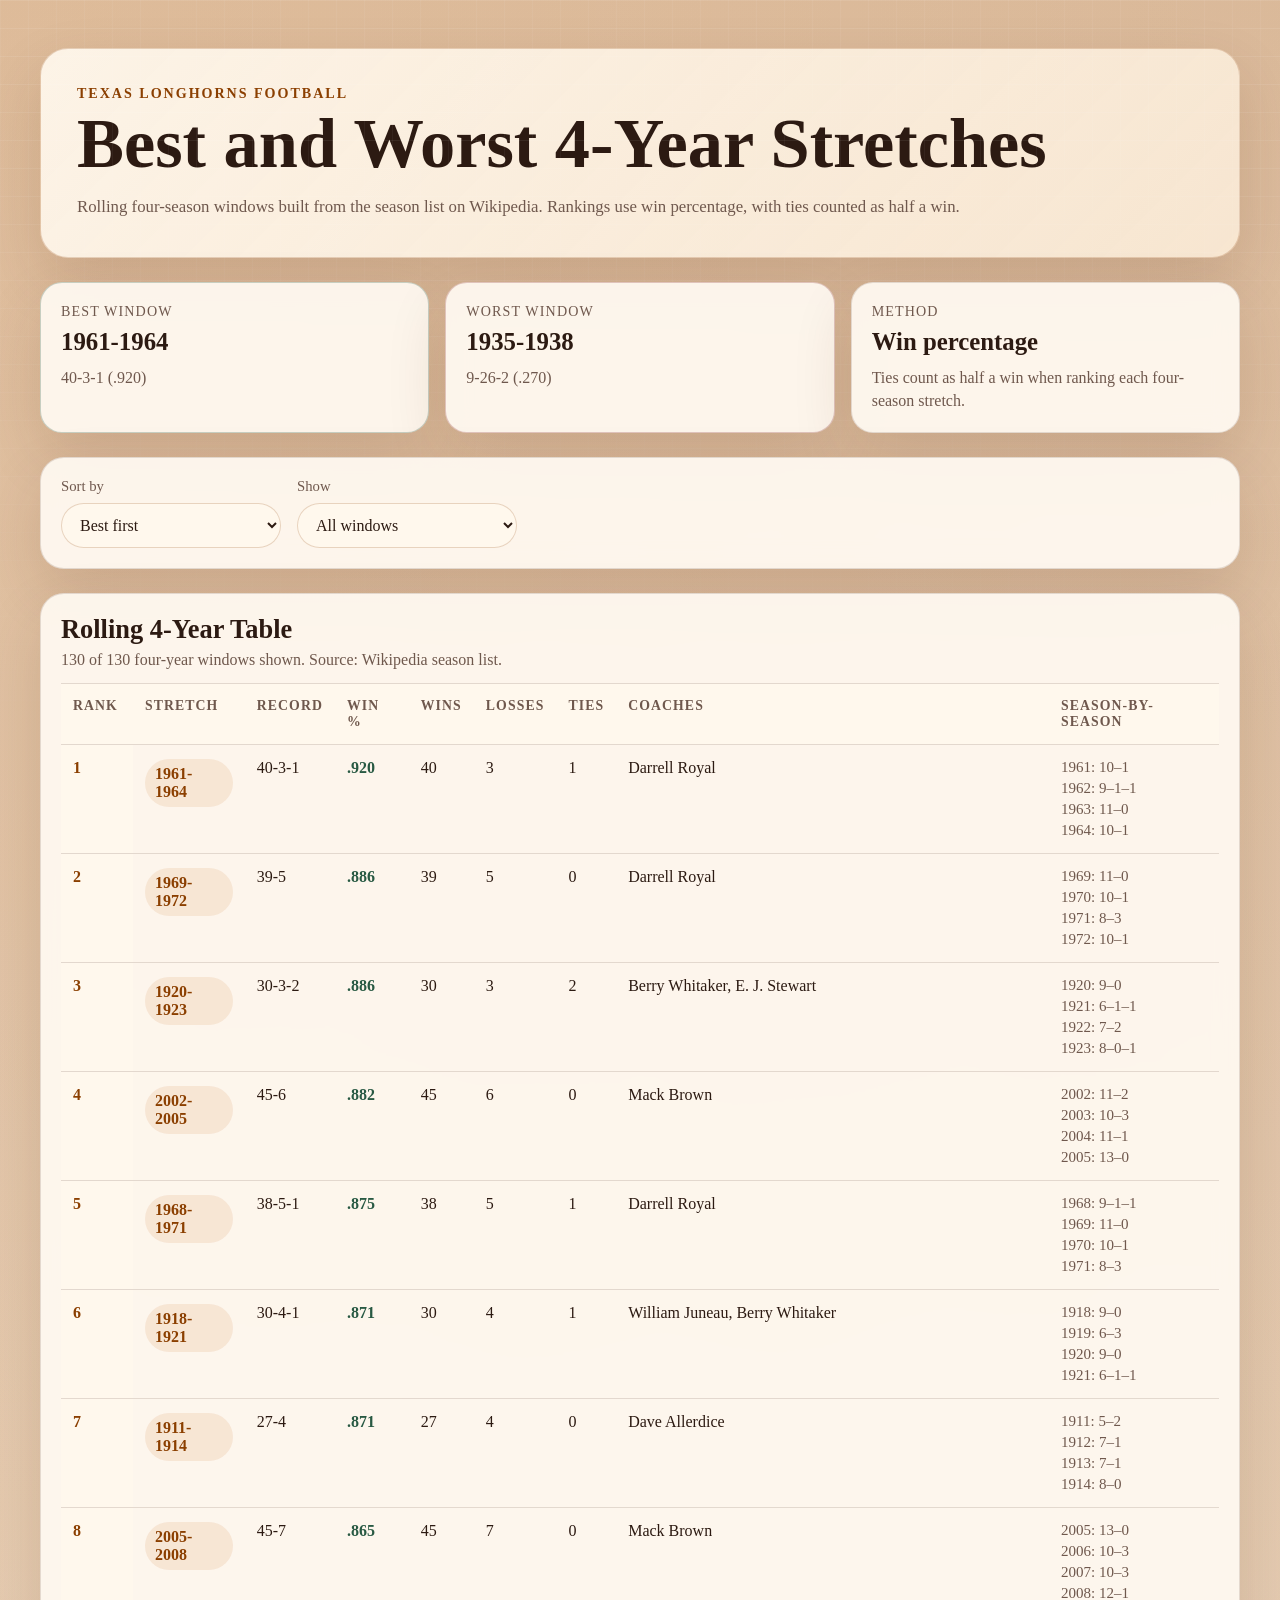
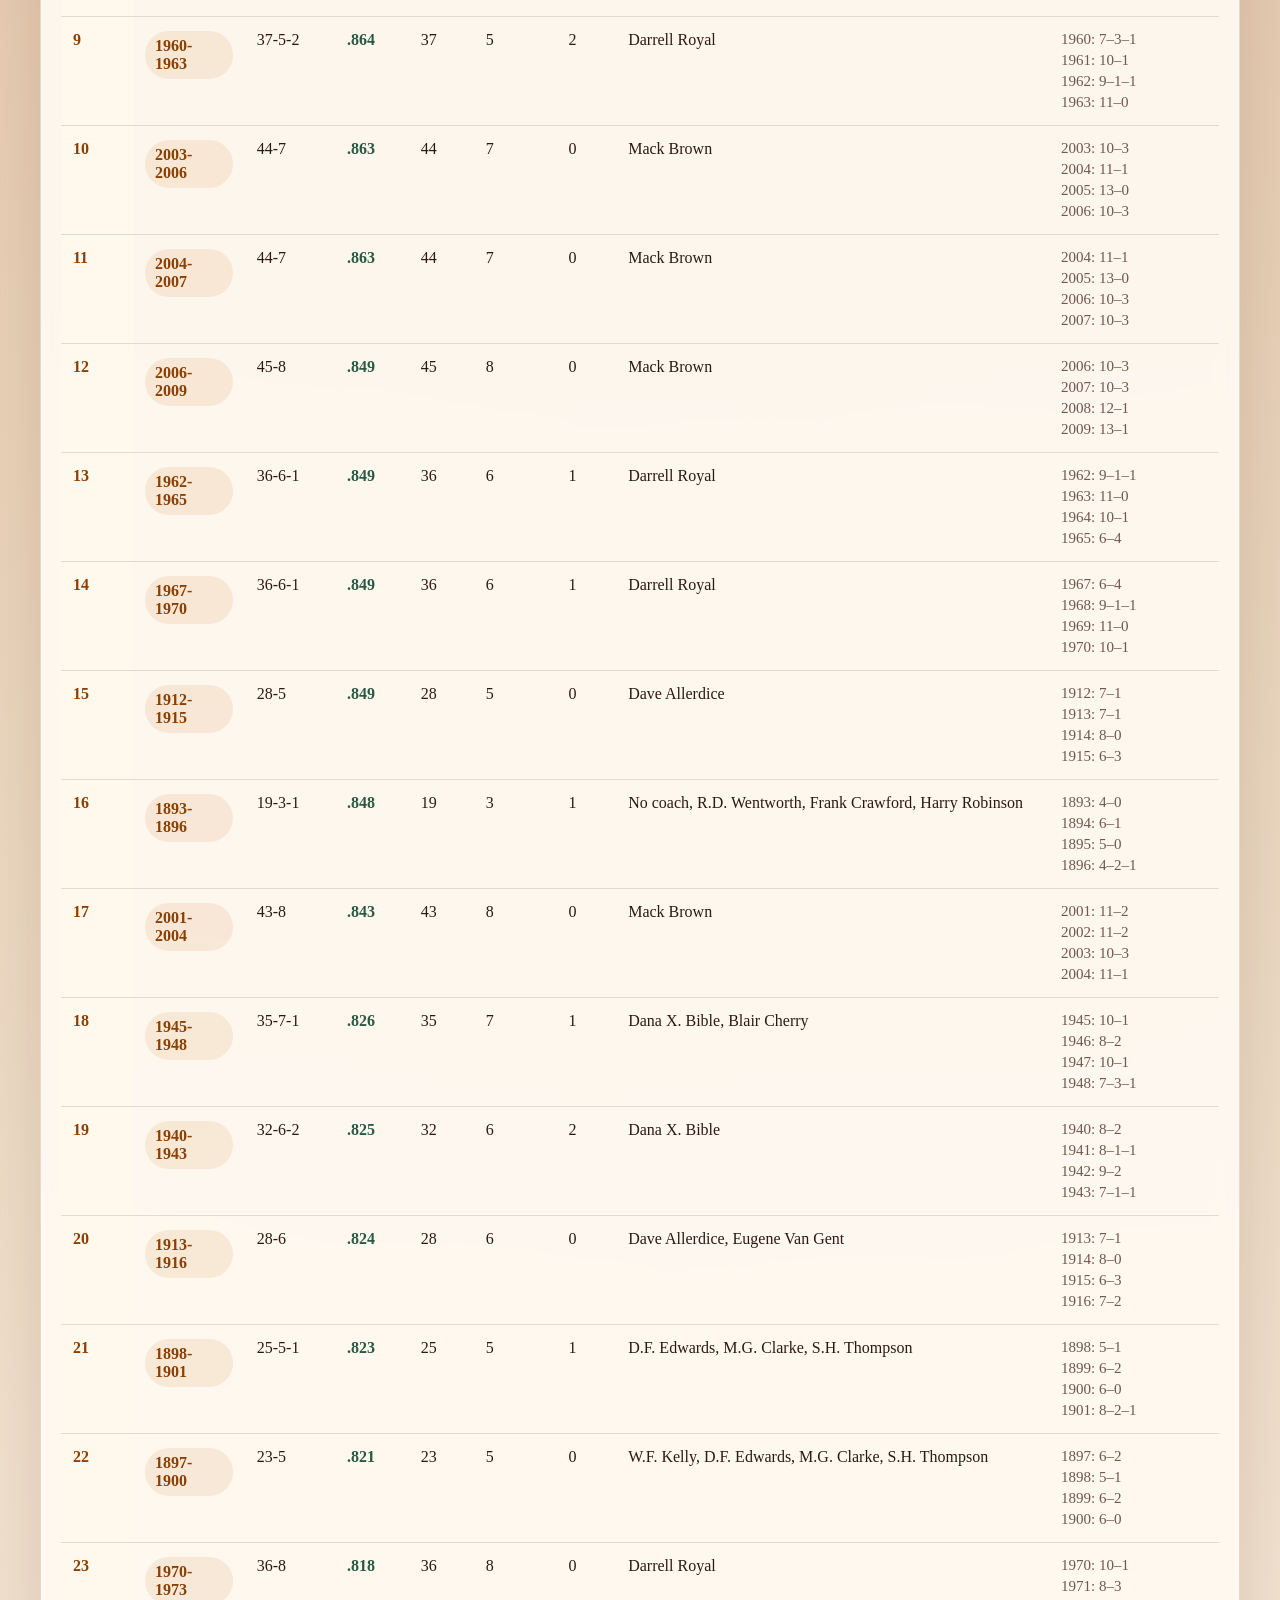
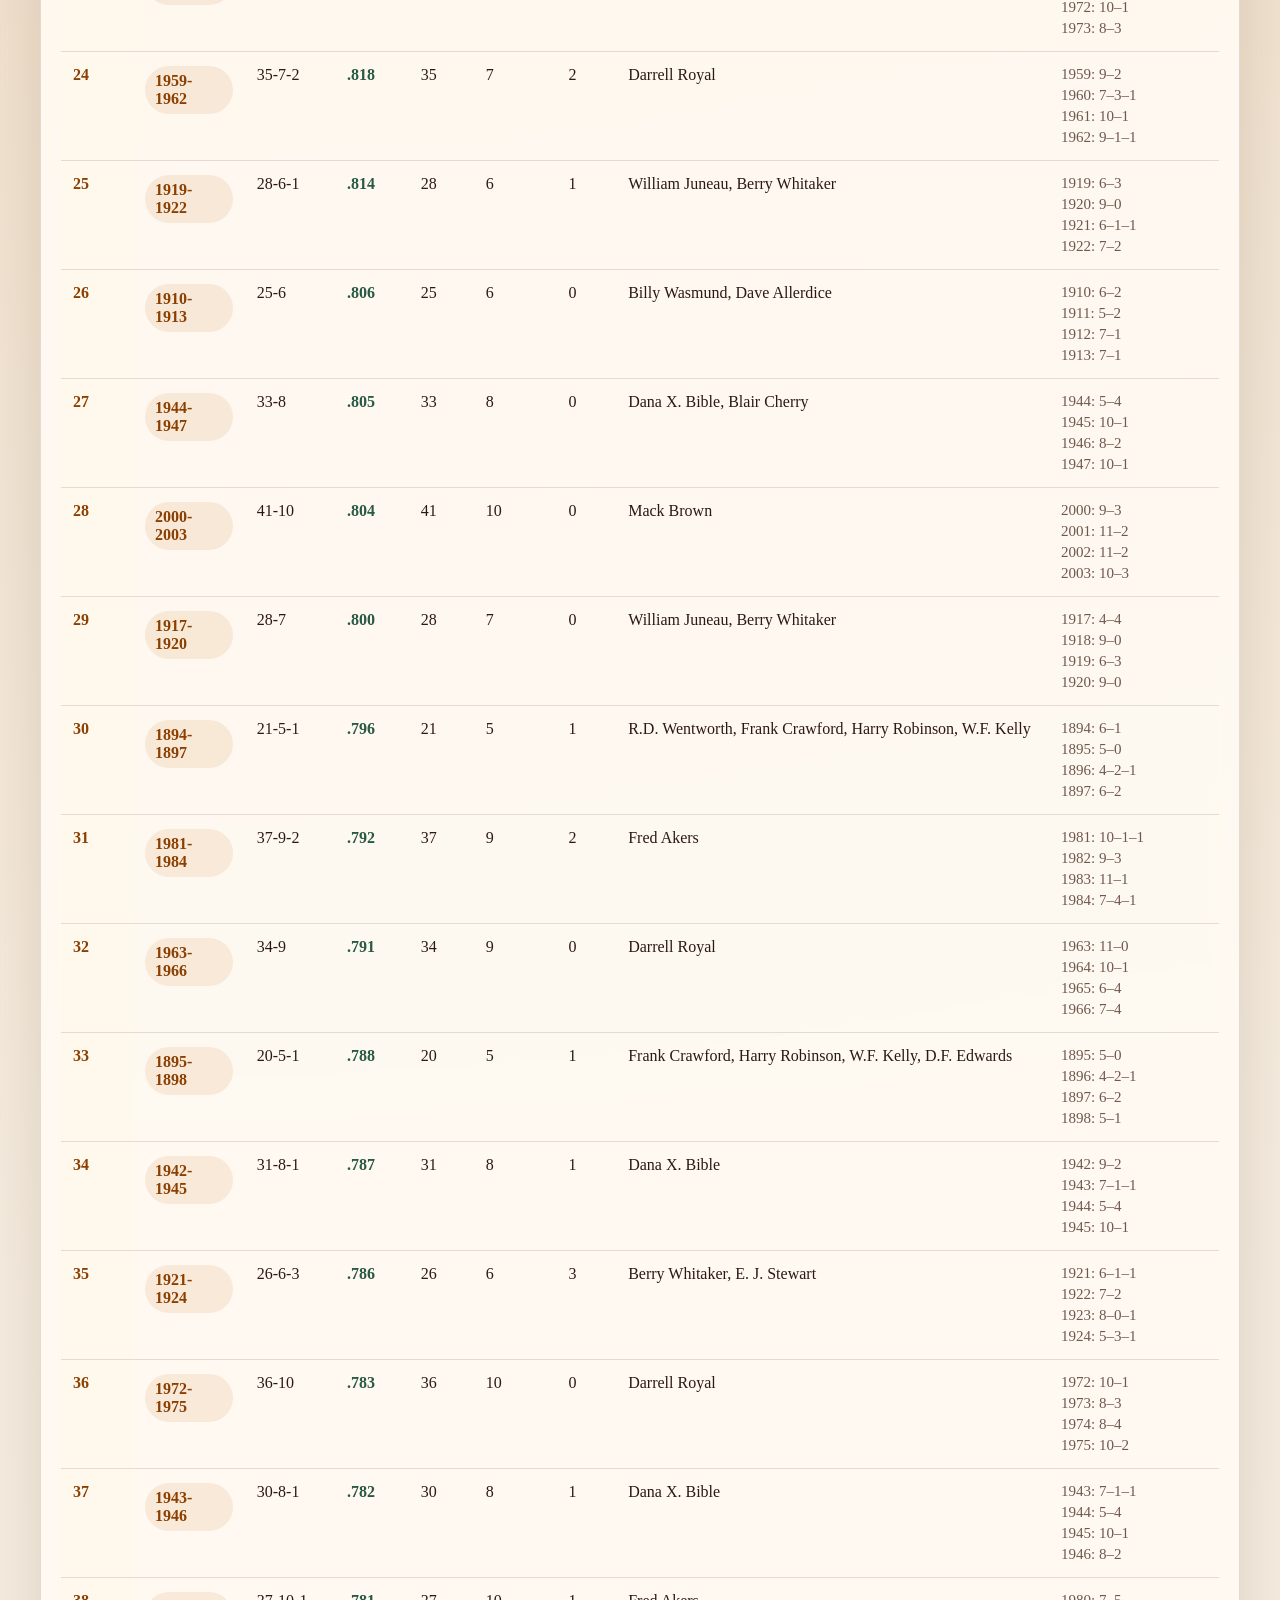
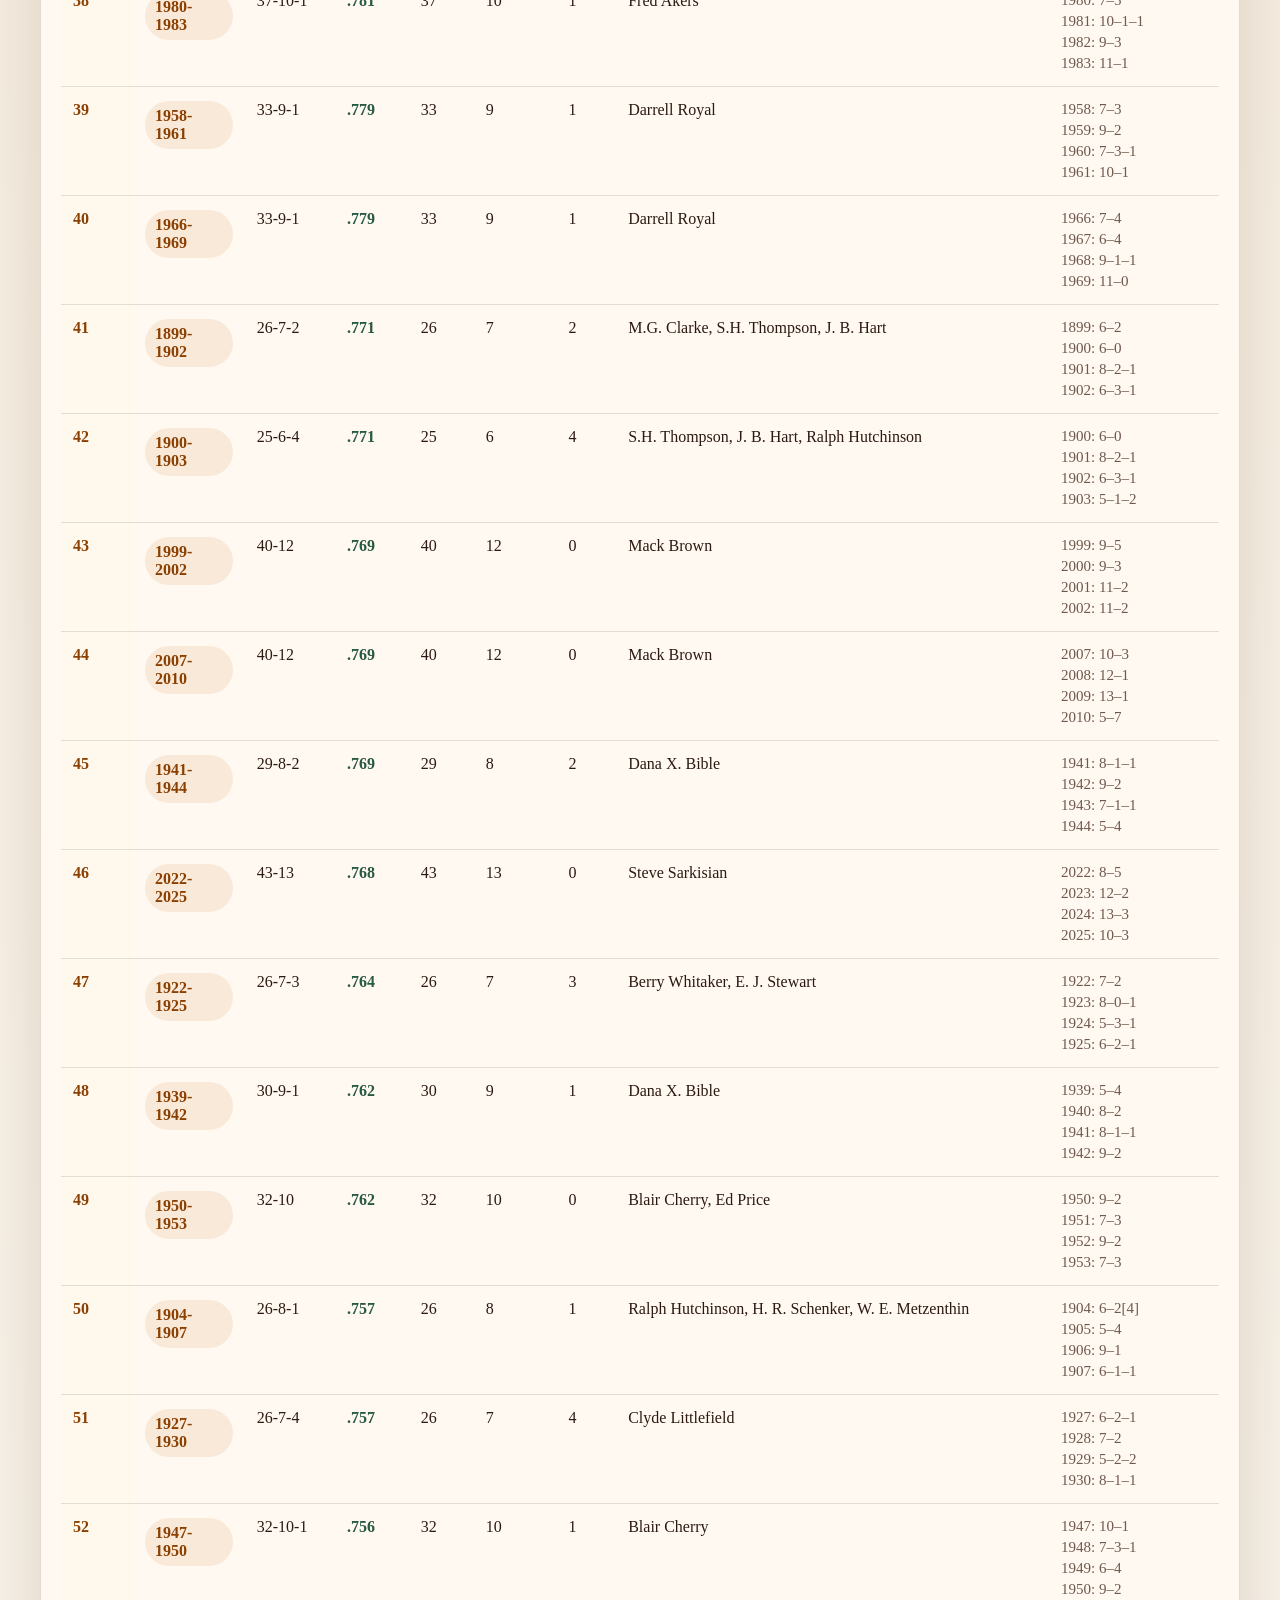
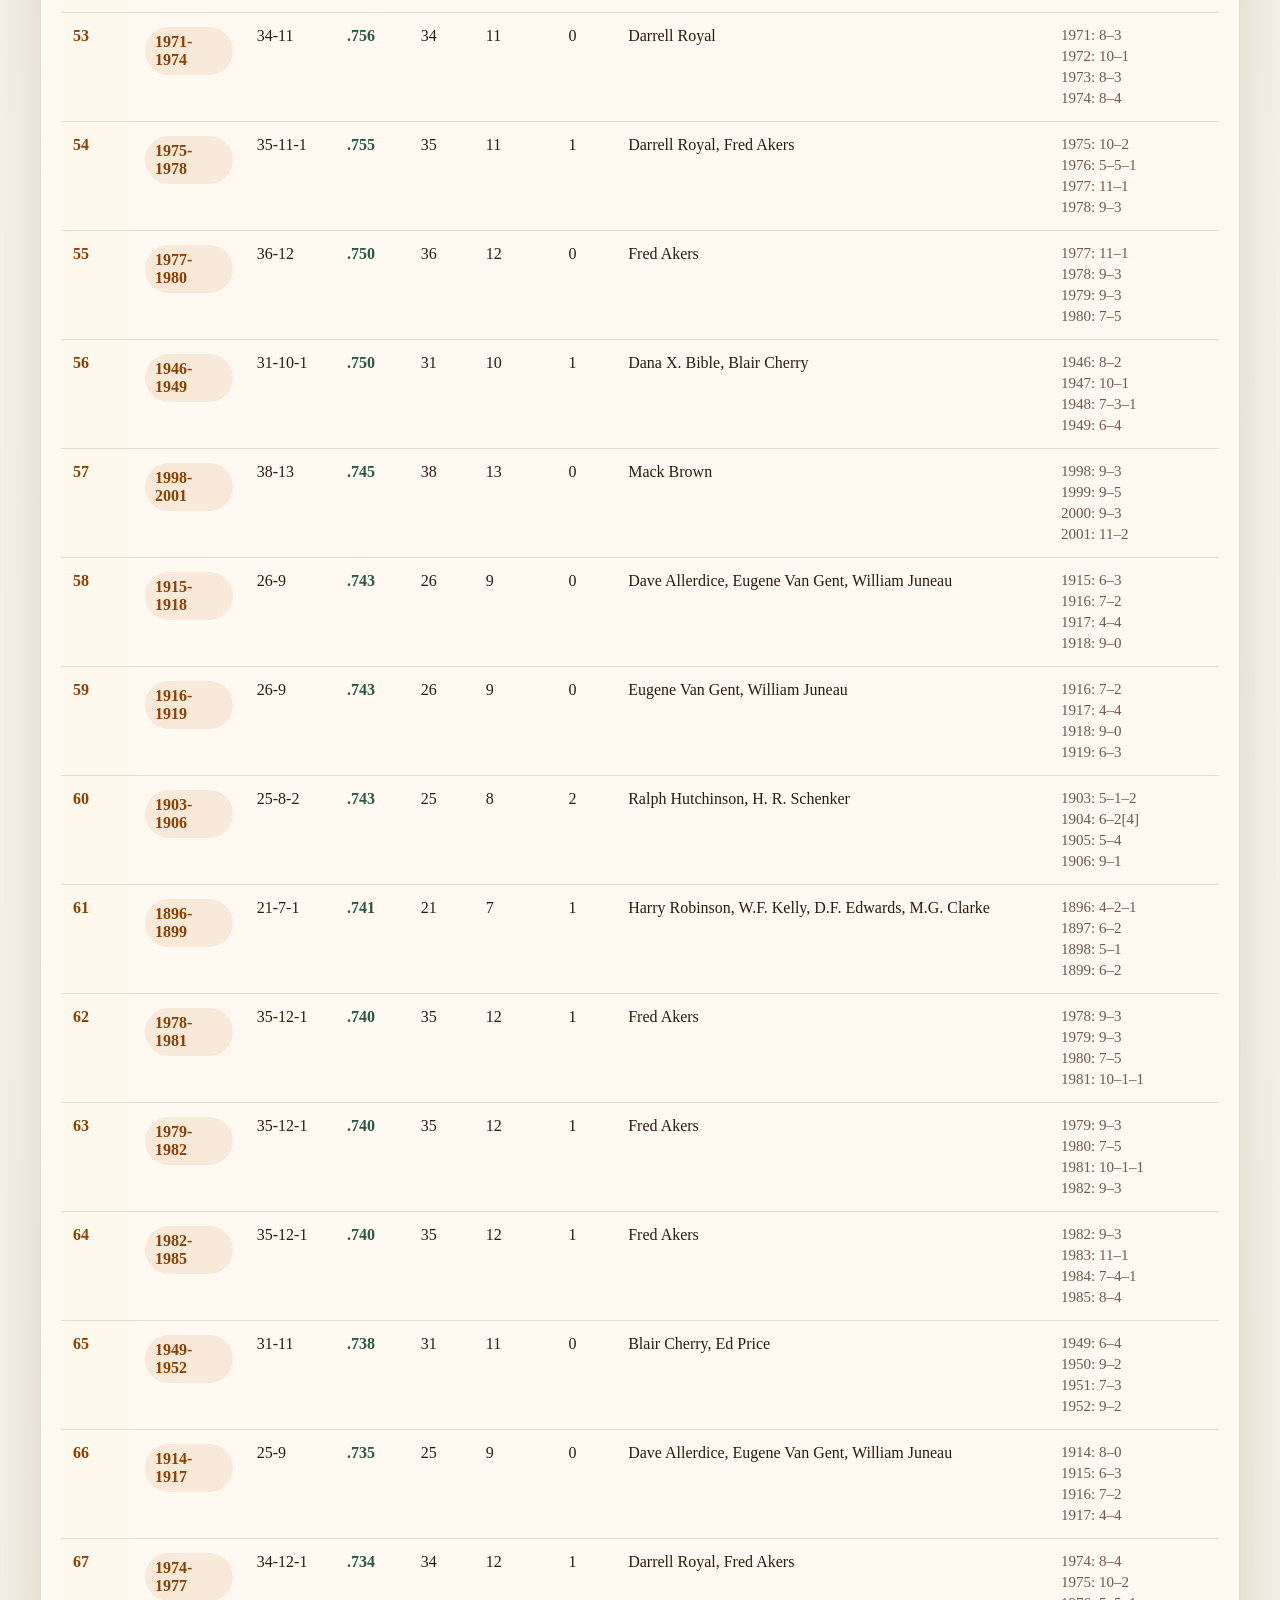
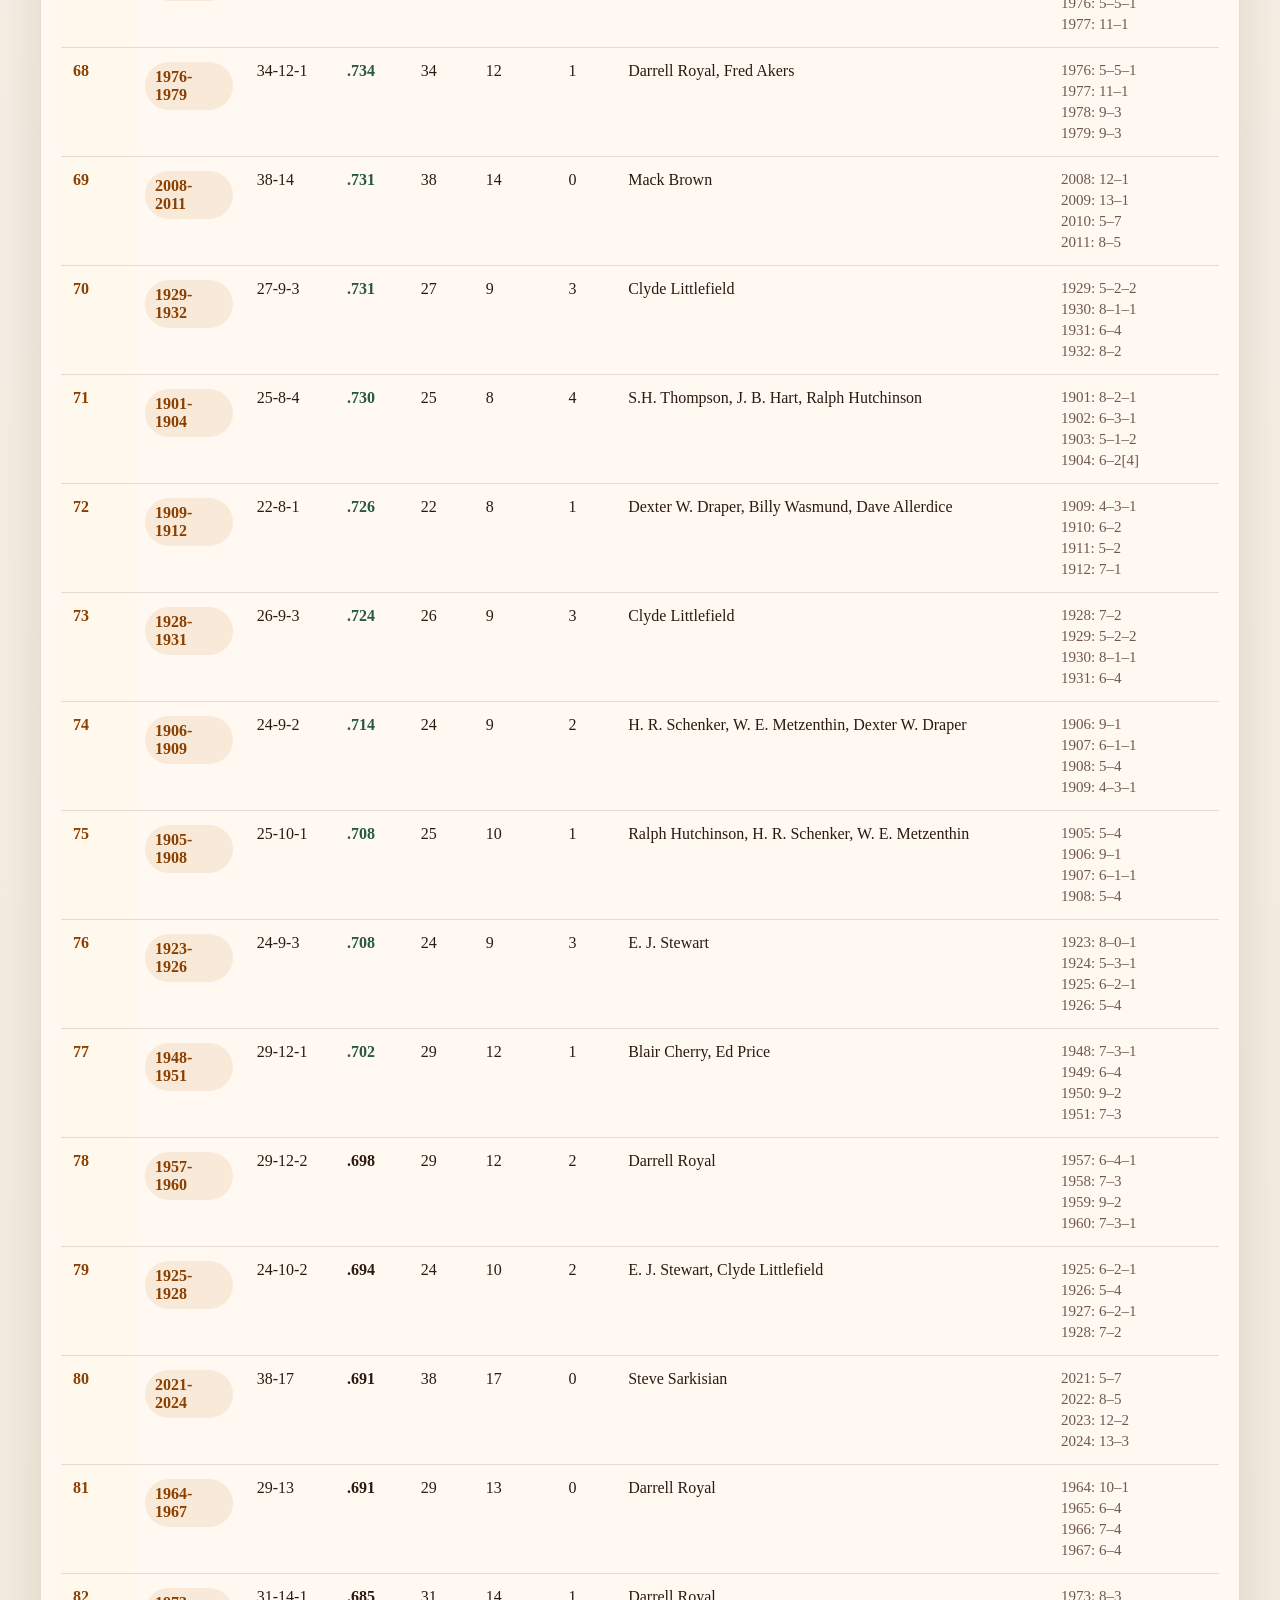
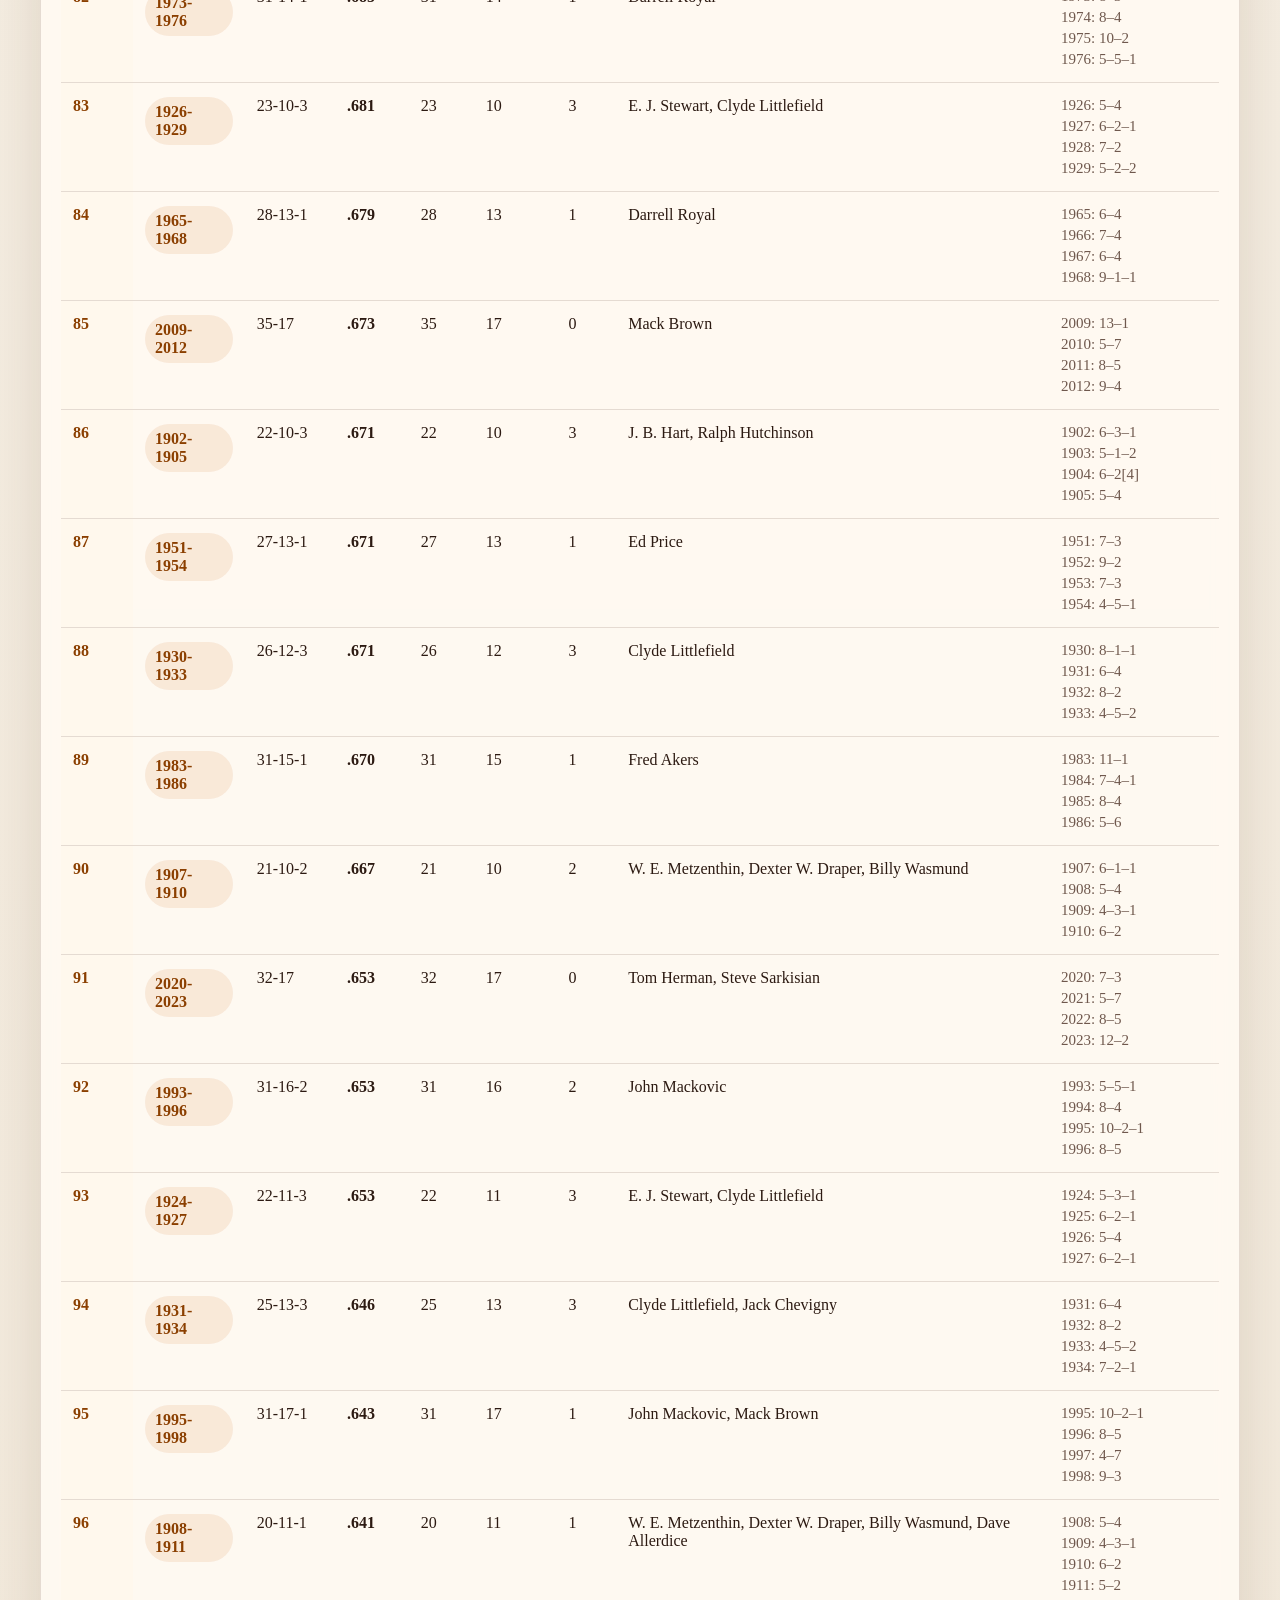
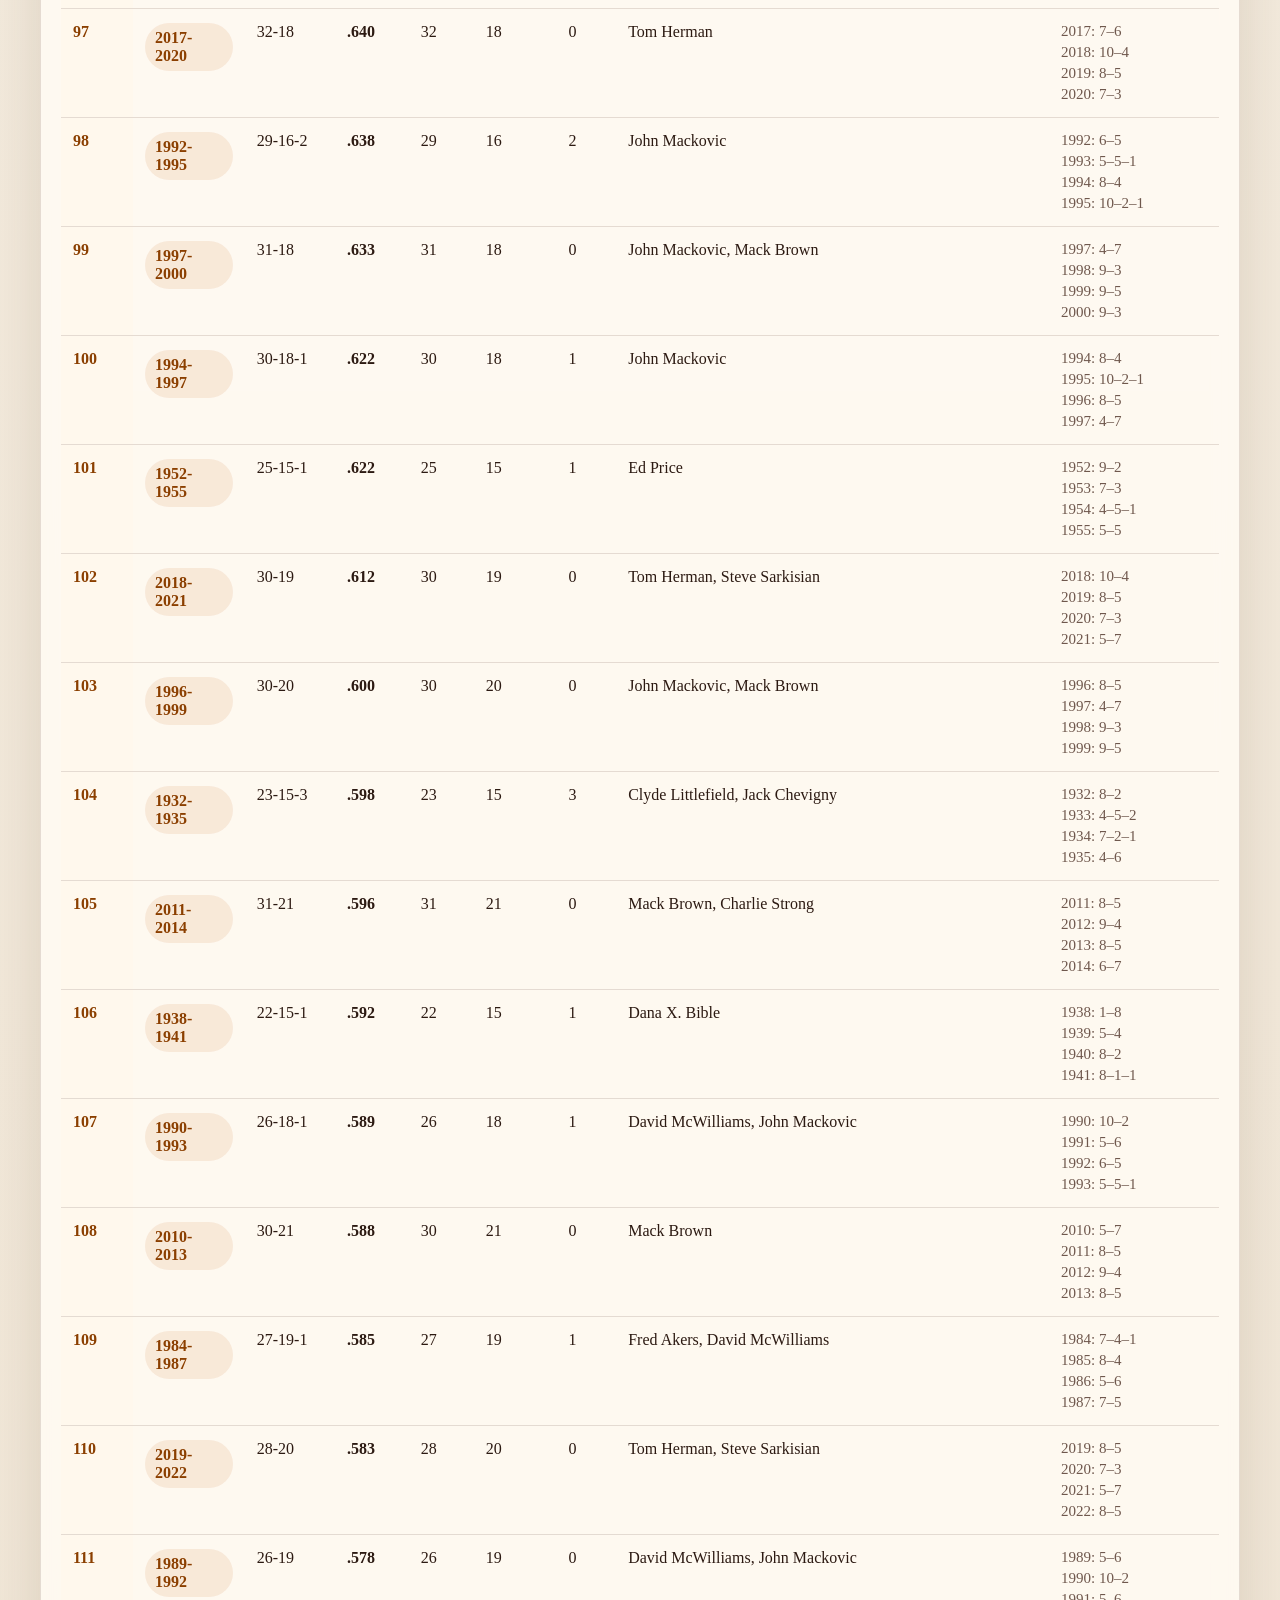
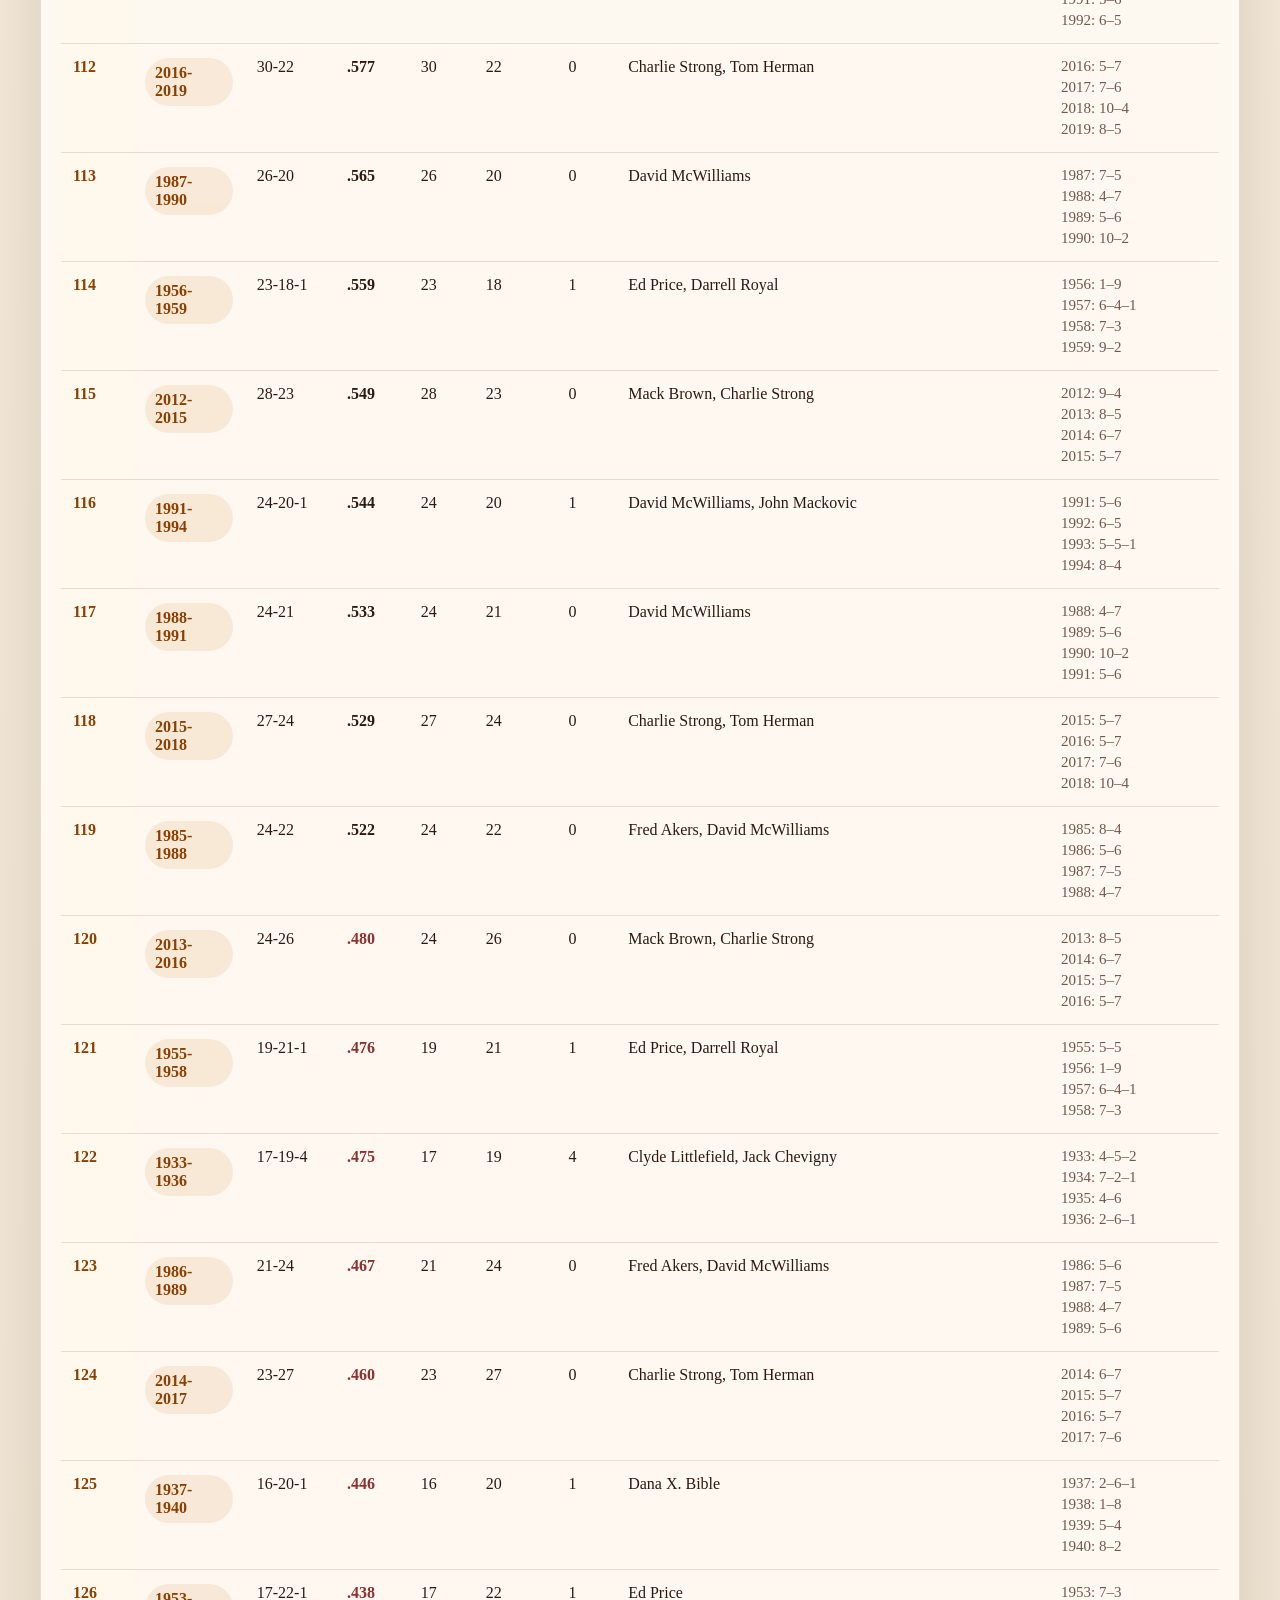
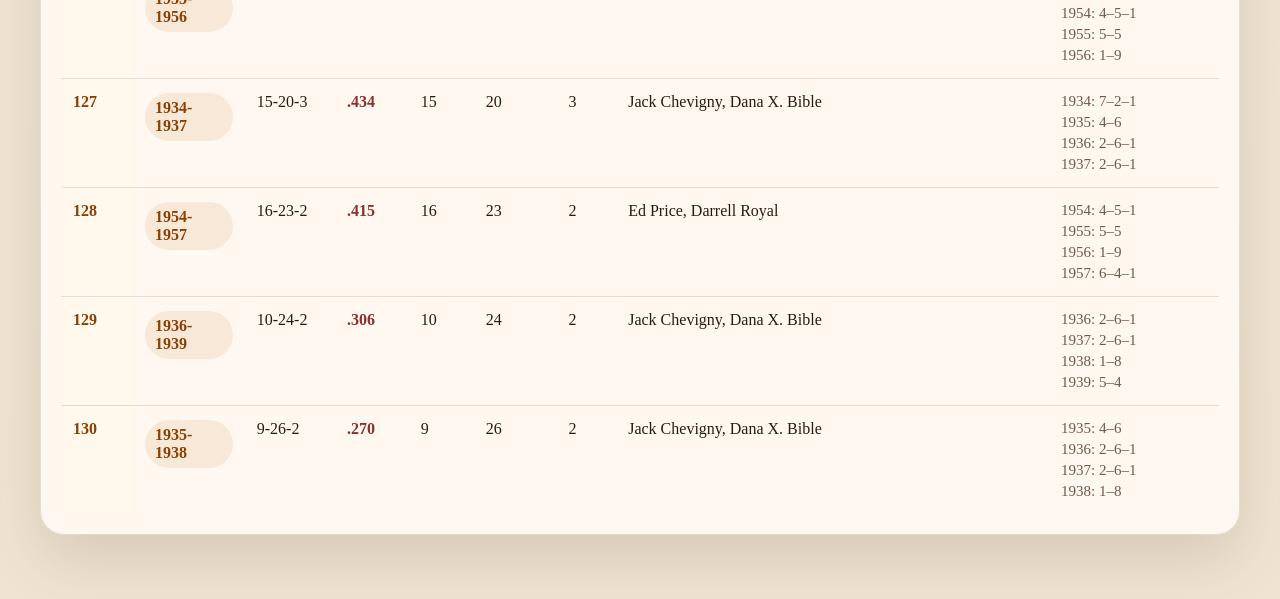
<file: LonghornFootballStuff/index.html>
<!DOCTYPE html>
<html lang="en">
  <head>
    <meta charset="UTF-8" />
    <meta name="viewport" content="width=device-width, initial-scale=1.0" />
    <title>Texas Longhorns 4-Year Stretches</title>
    <link rel="stylesheet" href="./styles.css" />
  </head>
  <body>
    <main class="page-shell">
      <section class="hero">
        <p class="eyebrow">Texas Longhorns Football</p>
        <h1>Best and Worst 4-Year Stretches</h1>
        <p class="intro">
          Rolling four-season windows built from the season list on Wikipedia. Rankings use win percentage, with ties counted as half a win.
        </p>
      </section>

      <section class="summary-grid" id="summary-grid"></section>

      <section class="controls">
        <div class="control-group">
          <label for="sort-select">Sort by</label>
          <select id="sort-select">
            <option value="best">Best first</option>
            <option value="worst">Worst first</option>
            <option value="startYearAsc">Start year ascending</option>
            <option value="startYearDesc">Start year descending</option>
            <option value="winsDesc">Most wins</option>
          </select>
        </div>

        <div class="control-group">
          <label for="filter-select">Show</label>
          <select id="filter-select">
            <option value="all">All windows</option>
            <option value="top10">Top 10 best</option>
            <option value="bottom10">Top 10 worst</option>
            <option value="above800">Win pct .800 and up</option>
            <option value="below500">Below .500</option>
          </select>
        </div>
      </section>

      <section class="table-card">
        <div class="table-header">
          <div>
            <h2>Rolling 4-Year Table</h2>
            <p id="table-caption"></p>
          </div>
        </div>

        <div class="table-wrap">
          <table>
            <thead>
              <tr>
                <th class="rank-col">Rank</th>
                <th>Stretch</th>
                <th>Record</th>
                <th>Win %</th>
                <th>Wins</th>
                <th>Losses</th>
                <th>Ties</th>
                <th>Coaches</th>
                <th>Season-by-season</th>
              </tr>
            </thead>
            <tbody id="table-body"></tbody>
          </table>
        </div>
      </section>
    </main>

    <script src="./data.js"></script>
    <script src="./app.js"></script>
  </body>
</html>
</file>
<file: LonghornFootballStuff/styles.css>
:root {
  --bg: #f5efe3;
  --panel: rgba(255, 250, 242, 0.92);
  --panel-strong: #fff8ed;
  --ink: #2c1a12;
  --muted: #6f584d;
  --accent: #bf5700;
  --accent-deep: #8b3f00;
  --accent-soft: #f3d5bf;
  --line: rgba(72, 41, 25, 0.14);
  --good: #285943;
  --bad: #8c2f2f;
  --shadow: 0 24px 60px rgba(76, 34, 14, 0.14);
}

* {
  box-sizing: border-box;
}

body {
  margin: 0;
  font-family: Georgia, "Times New Roman", serif;
  color: var(--ink);
  background:
    radial-gradient(circle at top left, rgba(191, 87, 0, 0.18), transparent 30%),
    radial-gradient(circle at top right, rgba(120, 53, 15, 0.14), transparent 22%),
    linear-gradient(180deg, #efe0cb 0%, #f7f2e9 46%, #efe4d2 100%);
  min-height: 100vh;
}

body::before {
  content: "";
  position: fixed;
  inset: 0;
  pointer-events: none;
  background-image: linear-gradient(rgba(255, 255, 255, 0.16) 1px, transparent 1px),
    linear-gradient(90deg, rgba(255, 255, 255, 0.1) 1px, transparent 1px);
  background-size: 28px 28px;
  mask-image: linear-gradient(180deg, rgba(0, 0, 0, 0.55), transparent 88%);
}

.page-shell {
  width: min(1200px, calc(100% - 32px));
  margin: 0 auto;
  padding: 48px 0 64px;
}

.hero {
  background: linear-gradient(135deg, rgba(255, 248, 237, 0.92), rgba(253, 239, 220, 0.82));
  border: 1px solid rgba(139, 63, 0, 0.2);
  border-radius: 28px;
  box-shadow: var(--shadow);
  padding: 36px;
}

.eyebrow {
  margin: 0 0 8px;
  color: var(--accent-deep);
  font-size: 0.88rem;
  font-weight: 700;
  letter-spacing: 0.14em;
  text-transform: uppercase;
}

h1,
h2,
.summary-card strong {
  font-family: "Palatino Linotype", "Book Antiqua", Palatino, serif;
}

h1 {
  margin: 0;
  font-size: clamp(2.4rem, 6vw, 4.4rem);
  line-height: 0.94;
  /*max-width: 10ch;*/
}

.intro {
  /*max-width: 68ch;*/
  margin: 18px 0 0;
  color: var(--muted);
  font-size: 1.05rem;
  line-height: 1.6;
}

.summary-grid {
  display: grid;
  grid-template-columns: repeat(auto-fit, minmax(220px, 1fr));
  gap: 16px;
  margin-top: 24px;
}

.summary-card,
.controls,
.table-card {
  backdrop-filter: blur(12px);
}

.summary-card {
  padding: 20px;
  border-radius: 22px;
  background: var(--panel);
  border: 1px solid var(--line);
  box-shadow: var(--shadow);
  transform: translateY(10px);
  opacity: 0;
  animation: rise-in 700ms ease forwards;
}

.summary-card:nth-child(2) {
  animation-delay: 100ms;
}

.summary-card:nth-child(3) {
  animation-delay: 180ms;
}

.summary-card:nth-child(4) {
  animation-delay: 260ms;
}

.summary-card .label {
  display: block;
  color: var(--muted);
  font-size: 0.88rem;
  text-transform: uppercase;
  letter-spacing: 0.08em;
}

.summary-card strong {
  display: block;
  margin-top: 8px;
  font-size: 1.55rem;
}

.summary-card p {
  margin: 10px 0 0;
  color: var(--muted);
  line-height: 1.45;
}

.summary-card.best {
  border-color: rgba(40, 89, 67, 0.25);
}

.summary-card.worst {
  border-color: rgba(140, 47, 47, 0.25);
}

.controls,
.table-card {
  margin-top: 24px;
  padding: 20px;
  border-radius: 24px;
  background: var(--panel);
  border: 1px solid var(--line);
  box-shadow: var(--shadow);
}

.controls {
  display: flex;
  gap: 16px;
  flex-wrap: wrap;
}

.control-group {
  display: flex;
  flex-direction: column;
  gap: 8px;
}

label {
  font-size: 0.92rem;
  color: var(--muted);
}

select {
  min-width: 220px;
  border: 1px solid rgba(139, 63, 0, 0.2);
  border-radius: 999px;
  background: var(--panel-strong);
  color: var(--ink);
  padding: 12px 14px;
  font: inherit;
}

.table-header {
  display: flex;
  justify-content: space-between;
  align-items: end;
  gap: 16px;
  margin-bottom: 14px;
}

h2 {
  margin: 0;
  font-size: 1.65rem;
}

#table-caption {
  margin: 6px 0 0;
  color: var(--muted);
}

.table-wrap {
  overflow-x: auto;
}

table {
  width: 100%;
  border-collapse: collapse;
  min-width: 980px;
}

thead th {
  position: sticky;
  top: 0;
  z-index: 2;
  background: var(--panel-strong);
}

th,
td {
  padding: 14px 12px;
  border-top: 1px solid var(--line);
  text-align: left;
  vertical-align: top;
}

th {
  color: var(--muted);
  font-size: 0.86rem;
  text-transform: uppercase;
  letter-spacing: 0.08em;
}

.rank-col {
  position: sticky;
  left: 0;
  z-index: 3;
  width: 72px;
  min-width: 72px;
  background: var(--panel-strong);
}

.rank-value {
  font-variant-numeric: tabular-nums;
  font-weight: 700;
  color: var(--accent-deep);
}

tbody tr {
  transition: background-color 180ms ease, transform 180ms ease;
}

tbody tr:hover {
  background: rgba(255, 255, 255, 0.4);
}

.win-pct {
  font-variant-numeric: tabular-nums;
  font-weight: 700;
}

.win-pct.good {
  color: var(--good);
}

.win-pct.bad {
  color: var(--bad);
}

.stretch-pill {
  display: inline-block;
  border-radius: 999px;
  background: rgba(191, 87, 0, 0.1);
  color: var(--accent-deep);
  padding: 6px 10px;
  font-weight: 700;
}

.season-stack {
  display: grid;
  gap: 4px;
  color: var(--muted);
  font-size: 0.94rem;
}

@keyframes rise-in {
  from {
    transform: translateY(18px);
    opacity: 0;
  }

  to {
    transform: translateY(0);
    opacity: 1;
  }
}

@media (max-width: 720px) {
  .page-shell {
    width: min(100% - 20px, 1200px);
    padding-top: 20px;
  }

  .hero,
  .controls,
  .table-card,
  .summary-card {
    padding: 18px;
    border-radius: 20px;
  }

  h1 {
    max-width: none;
  }

  select {
    min-width: 100%;
  }

  .control-group {
    width: 100%;
  }
}
</file>
